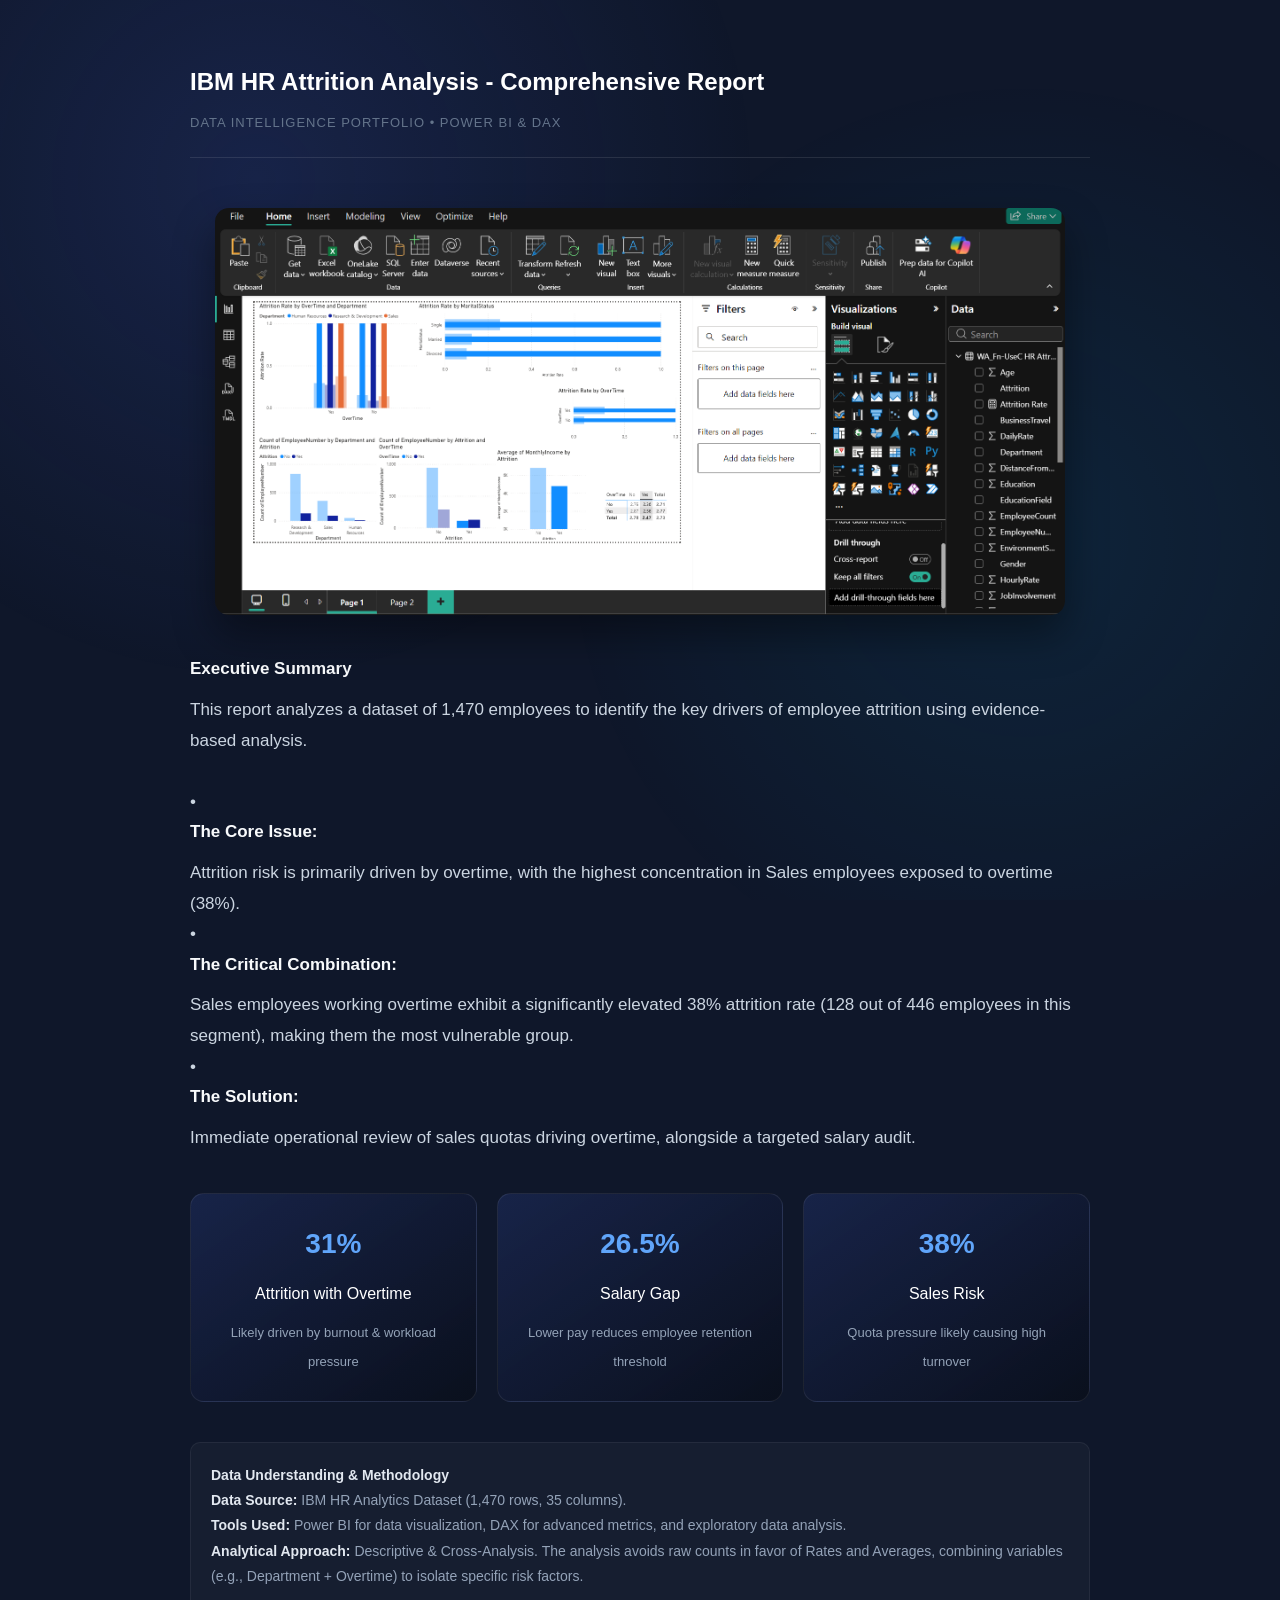
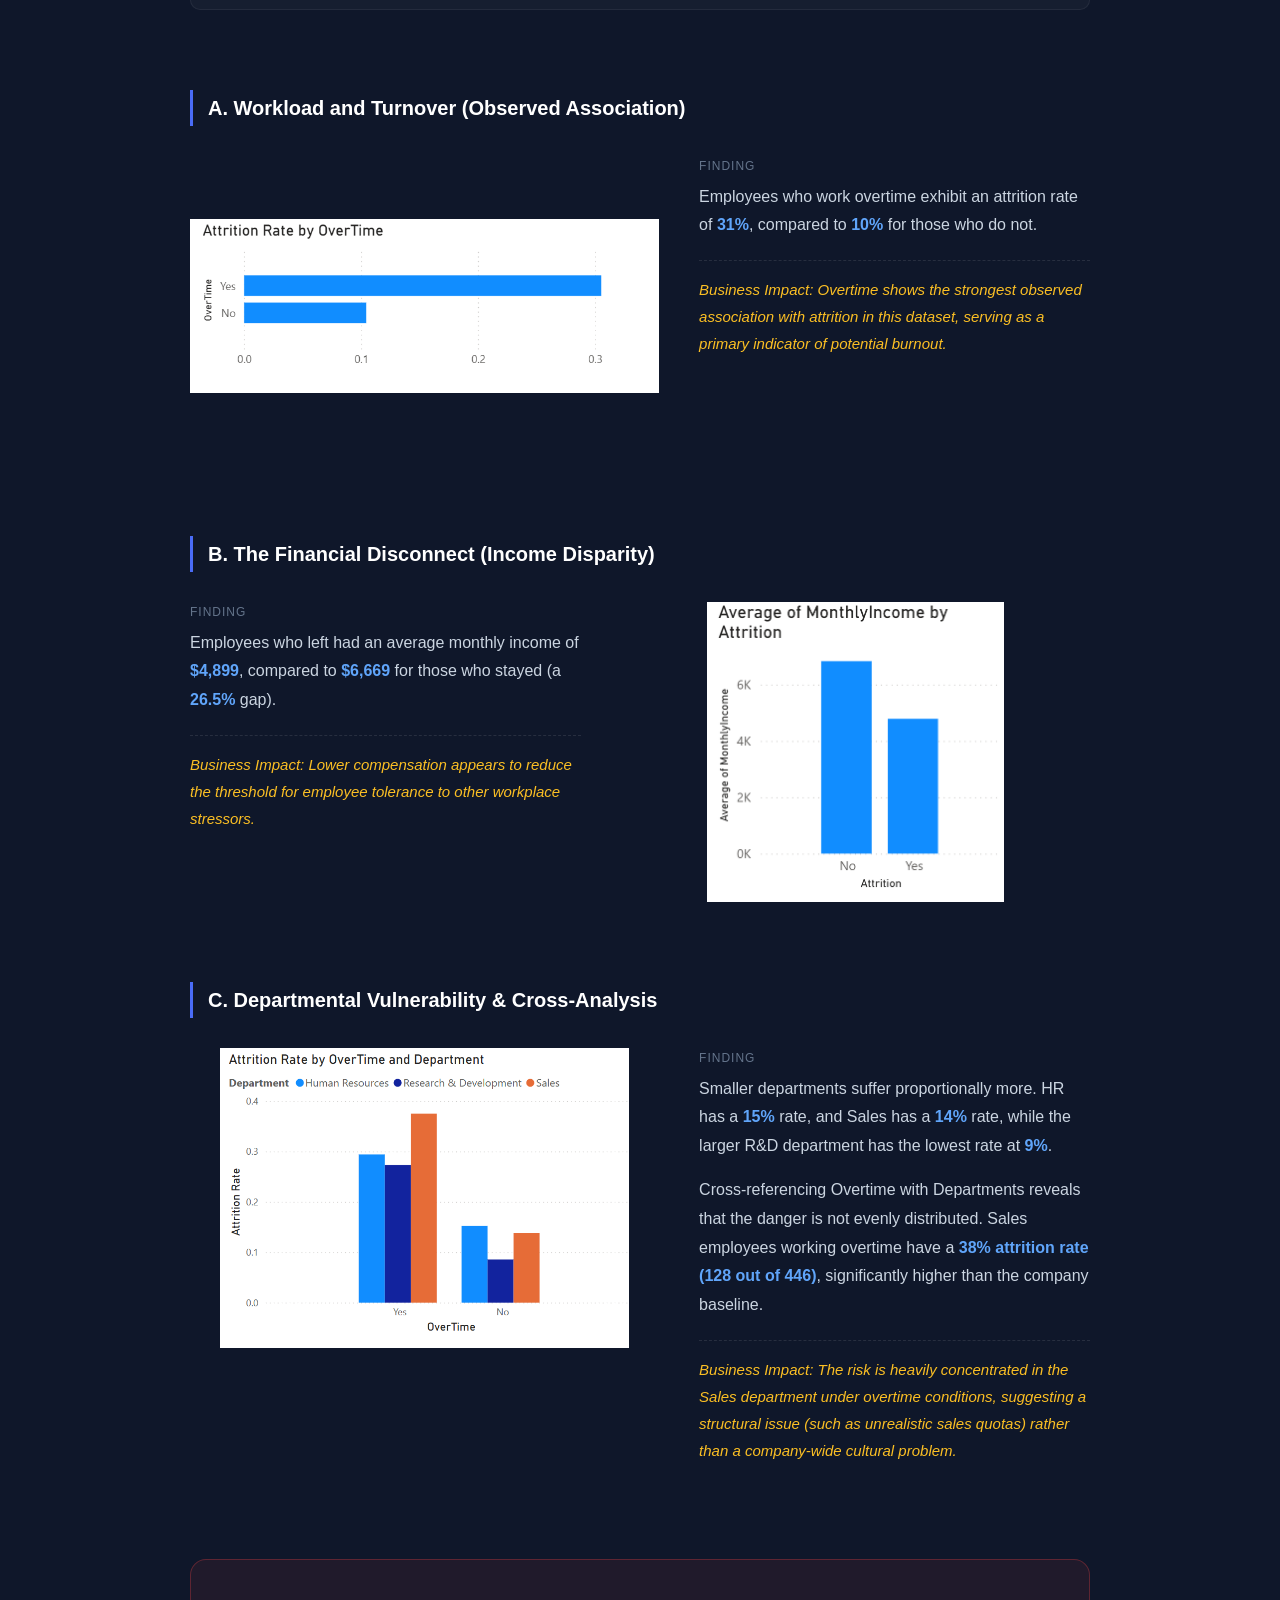
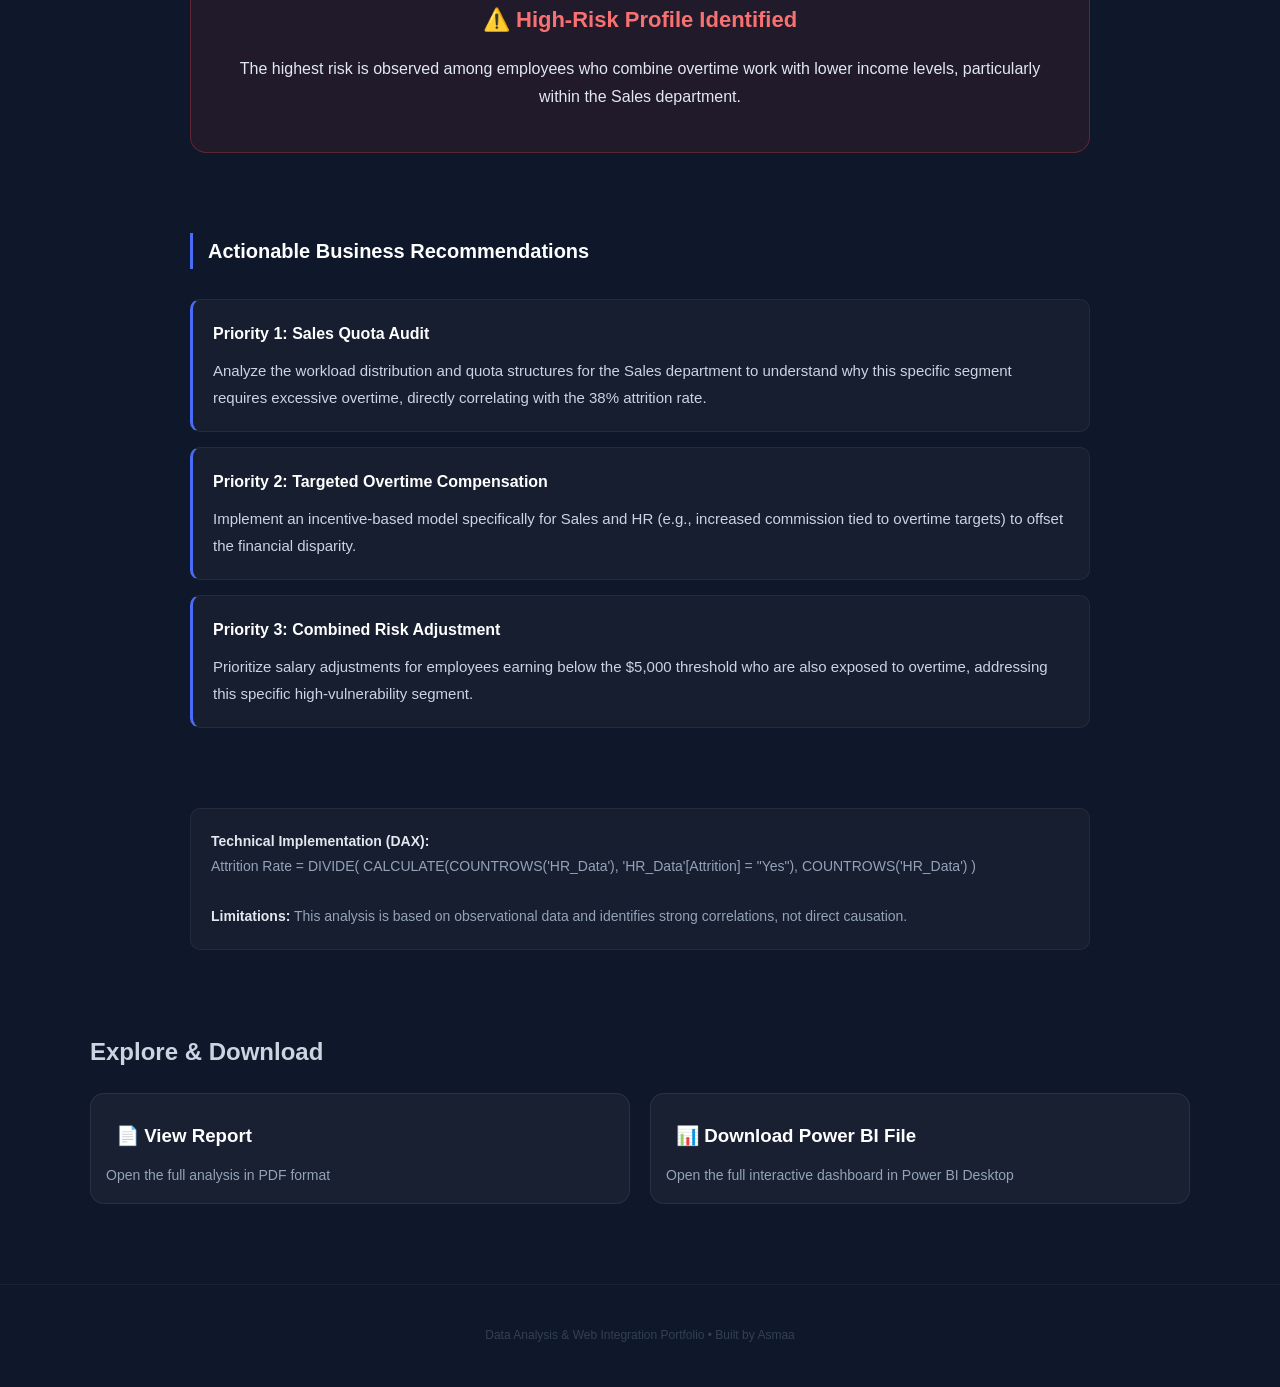
<file: index.html>
<!doctype html>
<html lang="en">
  <head>
    <meta name="viewport" content="width=device-width, initial-scale=1.0" />
    <meta charset="UTF-8" />
    <title>HR Dashboard | Business Student + Frontend</title>
    <link rel="stylesheet" href="styles.css" />
  </head>

  <body>
    <div class="container">
      <!-- 1. TITLE -->
      <div class="report-header">
        <h1>IBM HR Attrition Analysis - Comprehensive Report</h1>
        <span>Data Intelligence Portfolio • Power BI & DAX</span>
      </div>
      <!-- HERO DASHBOARD -->
      <div class="hero">
        <img src="5.png" alt="Power BI Dashboard" />
      </div>
      <!-- 2. EXECUTIVE SUMMARY -->

      <div class="summary">
        <strong>Executive Summary</strong>
        This report analyzes a dataset of 1,470 employees to identify the key
        drivers of employee attrition using evidence-based analysis.
        <br /><br />
        • <strong>The Core Issue:</strong> Attrition risk is primarily driven by
        overtime, with the highest concentration in Sales employees exposed to
        overtime (38%).<br />
        • <strong>The Critical Combination:</strong> Sales employees working
        overtime exhibit a significantly elevated 38% attrition rate (128 out of
        446 employees in this segment), making them the most vulnerable
        group.<br />
        • <strong>The Solution:</strong> Immediate operational review of sales
        quotas driving overtime, alongside a targeted salary audit.
      </div>
      <!-- KEY INSIGHTS -->
      <div class="insights">
        <div class="card">
          <h3>31%</h3>
          <p>Attrition with Overtime</p>
          <span>Likely driven by burnout & workload pressure</span>
        </div>

        <div class="card">
          <h3>26.5%</h3>
          <p>Salary Gap</p>
          <span>Lower pay reduces employee retention threshold</span>
        </div>

        <div class="card">
          <h3>38%</h3>
          <p>Sales Risk</p>
          <span>Quota pressure likely causing high turnover</span>
        </div>
      </div>
      <!-- 3. METHODOLOGY -->
      <div class="method-box">
        <strong>Data Understanding & Methodology</strong><br />
        <strong>Data Source:</strong> IBM HR Analytics Dataset (1,470 rows, 35
        columns).<br />
        <strong>Tools Used:</strong> Power BI for data visualization, DAX for
        advanced metrics, and exploratory data analysis.<br />
        <strong>Analytical Approach:</strong> Descriptive & Cross-Analysis. The
        analysis avoids raw counts in favor of Rates and Averages, combining
        variables (e.g., Department + Overtime) to isolate specific risk
        factors.
      </div>

      <!-- 4. SECTION 1 -->
      <div class="section">
        <h2 class="section-title">
          A. Workload and Turnover (Observed Association)
        </h2>
        <div class="content-wrapper">
          <div class="image-side">
            <img src="1.png" alt="chart" />
          </div>

          <div class="text-side">
            <p class="label">Finding</p>
            <p>
              Employees who work overtime exhibit an attrition rate of
              <span class="highlight">31%</span>, compared to
              <span class="highlight">10%</span> for those who do not.
            </p>
            <p class="impact">
              Business Impact: Overtime shows the strongest observed association
              with attrition in this dataset, serving as a primary indicator of
              potential burnout.
            </p>
          </div>
        </div>
      </div>

      <!-- 5. SECTION 2 -->
      <div class="section">
        <h2 class="section-title">
          B. The Financial Disconnect (Income Disparity)
        </h2>
        <div class="content-wrapper reverse">
          <div class="image-side">
            <img src="2.png" alt="chart" />
          </div>
          <div class="text-side">
            <p class="label">Finding</p>
            <p>
              Employees who left had an average monthly income of
              <span class="highlight">$4,899</span>, compared to
              <span class="highlight">$6,669</span> for those who stayed (a
              <span class="highlight">26.5%</span> gap).
            </p>
            <p class="impact">
              Business Impact: Lower compensation appears to reduce the
              threshold for employee tolerance to other workplace stressors.
            </p>
          </div>
        </div>
      </div>

      <!-- 6. SECTION 3 -->
      <div class="section">
        <h2 class="section-title">
          C. Departmental Vulnerability & Cross-Analysis
        </h2>
        <div class="content-wrapper">
          <div class="image-side">
            <img src="3.png" alt="chart" />
          </div>
          <div class="text-side">
            <p class="label">Finding</p>
            <p>
              Smaller departments suffer proportionally more. HR has a
              <span class="highlight">15%</span> rate, and Sales has a
              <span class="highlight">14%</span> rate, while the larger R&D
              department has the lowest rate at
              <span class="highlight">9%</span>.
            </p>
            <p style="margin-top: 15px">
              Cross-referencing Overtime with Departments reveals that the
              danger is not evenly distributed. Sales employees working overtime
              have a
              <span class="highlight">38% attrition rate (128 out of 446)</span
              >, significantly higher than the company baseline.
            </p>
            <p class="impact">
              Business Impact: The risk is heavily concentrated in the Sales
              department under overtime conditions, suggesting a structural
              issue (such as unrealistic sales quotas) rather than a
              company-wide cultural problem.
            </p>
          </div>
        </div>
      </div>

      <!-- 7. RISK ALERT -->
      <div class="risk-alert">
        <h2>⚠️ High-Risk Profile Identified</h2>
        <p>
          The highest risk is observed among employees who combine overtime work
          with lower income levels, particularly within the Sales department.
        </p>
      </div>

      <!-- 8. RECOMMENDATIONS -->
      <div class="section">
        <h2 class="section-title">Actionable Business Recommendations</h2>
        <ul class="rec-list">
          <li>
            <h4>Priority 1: Sales Quota Audit</h4>
            <p>
              Analyze the workload distribution and quota structures for the
              Sales department to understand why this specific segment requires
              excessive overtime, directly correlating with the 38% attrition
              rate.
            </p>
          </li>
          <li>
            <h4>Priority 2: Targeted Overtime Compensation</h4>
            <p>
              Implement an incentive-based model specifically for Sales and HR
              (e.g., increased commission tied to overtime targets) to offset
              the financial disparity.
            </p>
          </li>
          <li>
            <h4>Priority 3: Combined Risk Adjustment</h4>
            <p>
              Prioritize salary adjustments for employees earning below the
              $5,000 threshold who are also exposed to overtime, addressing this
              specific high-vulnerability segment.
            </p>
          </li>
        </ul>
      </div>

      <!-- DAX Note (صغير جداً تحت) -->
      <div class="method-box" style="margin-bottom: 0">
        <strong>Technical Implementation (DAX):</strong> <br />
        Attrition Rate = DIVIDE( CALCULATE(COUNTROWS('HR_Data'),
        'HR_Data'[Attrition] = "Yes"), COUNTROWS('HR_Data') )
        <br /><br />
        <strong>Limitations:</strong> This analysis is based on observational
        data and identifies strong correlations, not direct causation.
      </div>
    </div>
    <!-- ===== DOWNLOAD SECTION ===== -->
    <div class="section">
      <h2 class="section-titlle">Explore & Download</h2>

      <div class="download-grid">
        <!-- VIEW REPORT -->
        <a href="IBM HR Attrition.pdf" target="_blank" class="download-card">
          <h3>📄 View Report</h3>
          <p>Open the full analysis in PDF format</p>
        </a>
        <!-- DOWNLOAD DATA -->
        <a href="IBM.pbix" download class="download-card">
          <h3>📊 Download Power BI File</h3>
          <p>Open the full interactive dashboard in Power BI Desktop</p>
        </a>
      </div>
    </div>
    <footer>Data Analysis & Web Integration Portfolio • Built by Asmaa</footer>
  </body>
</html>
</file>
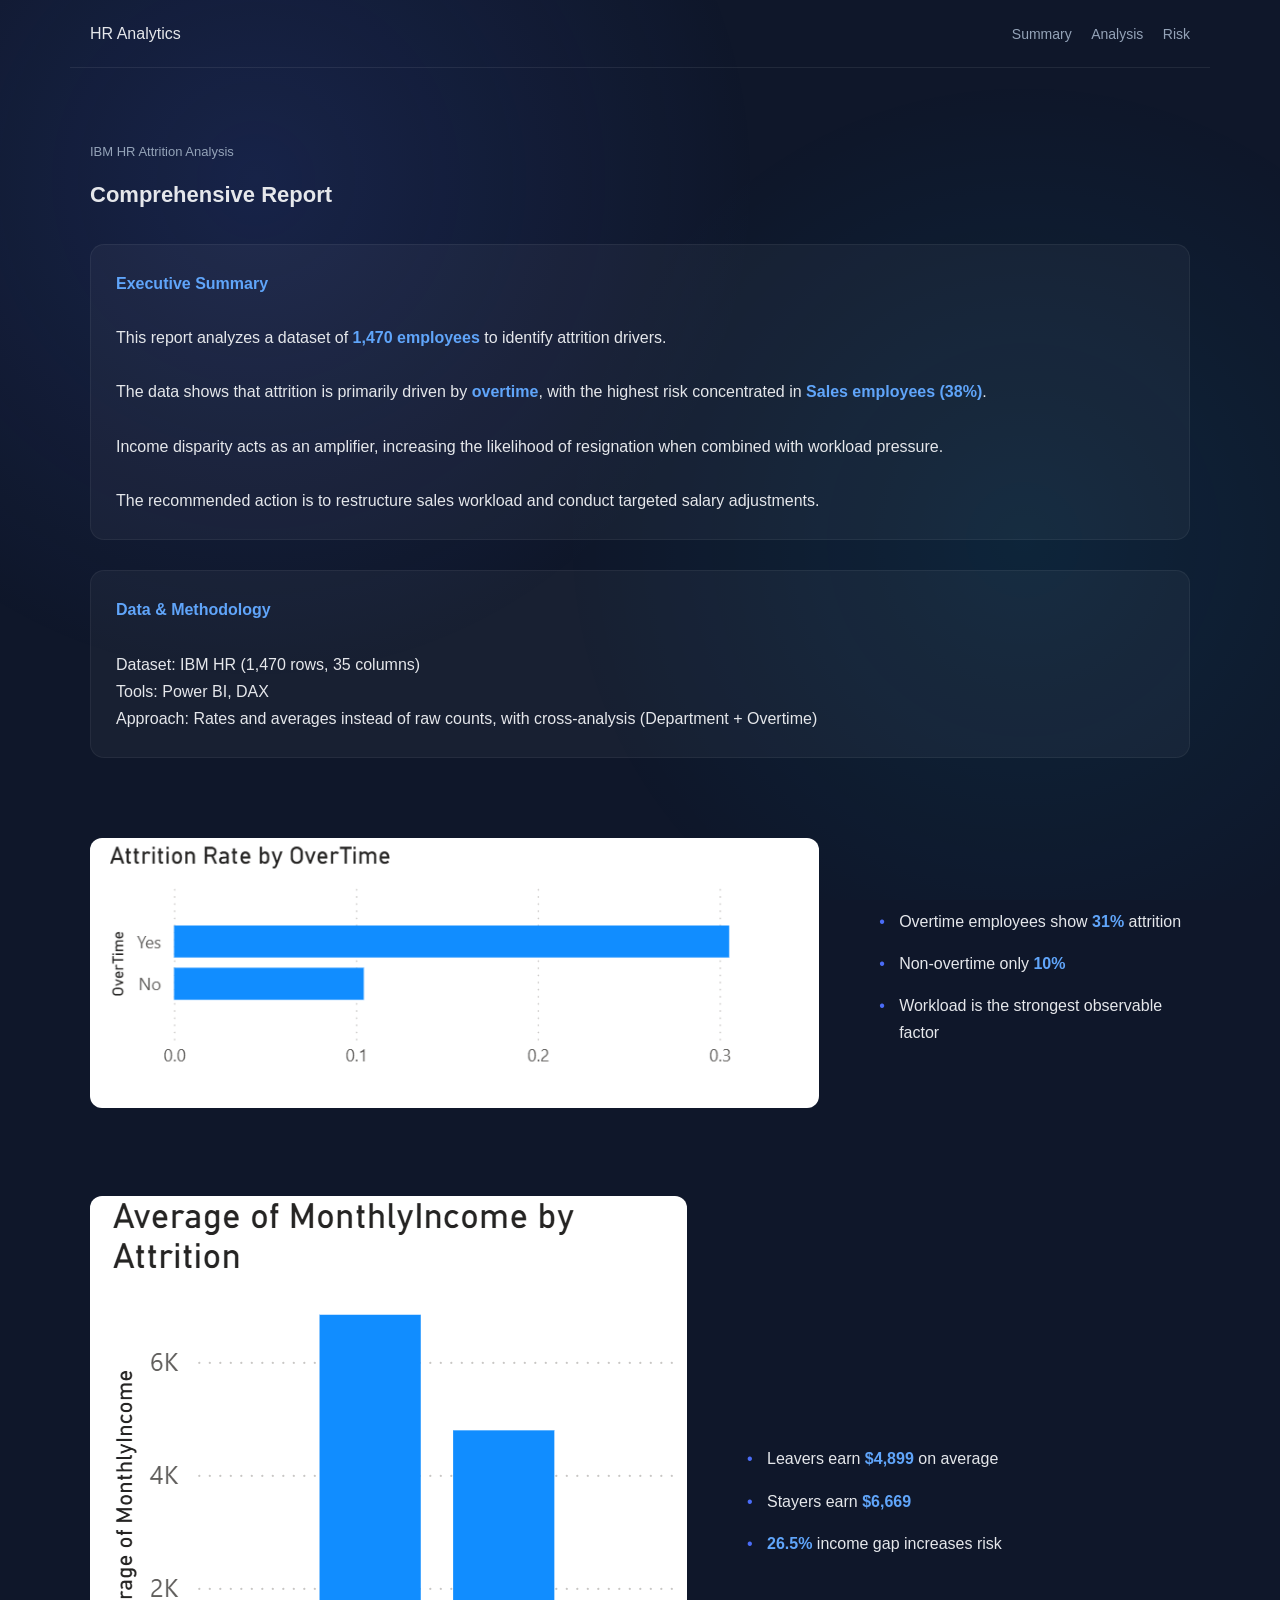
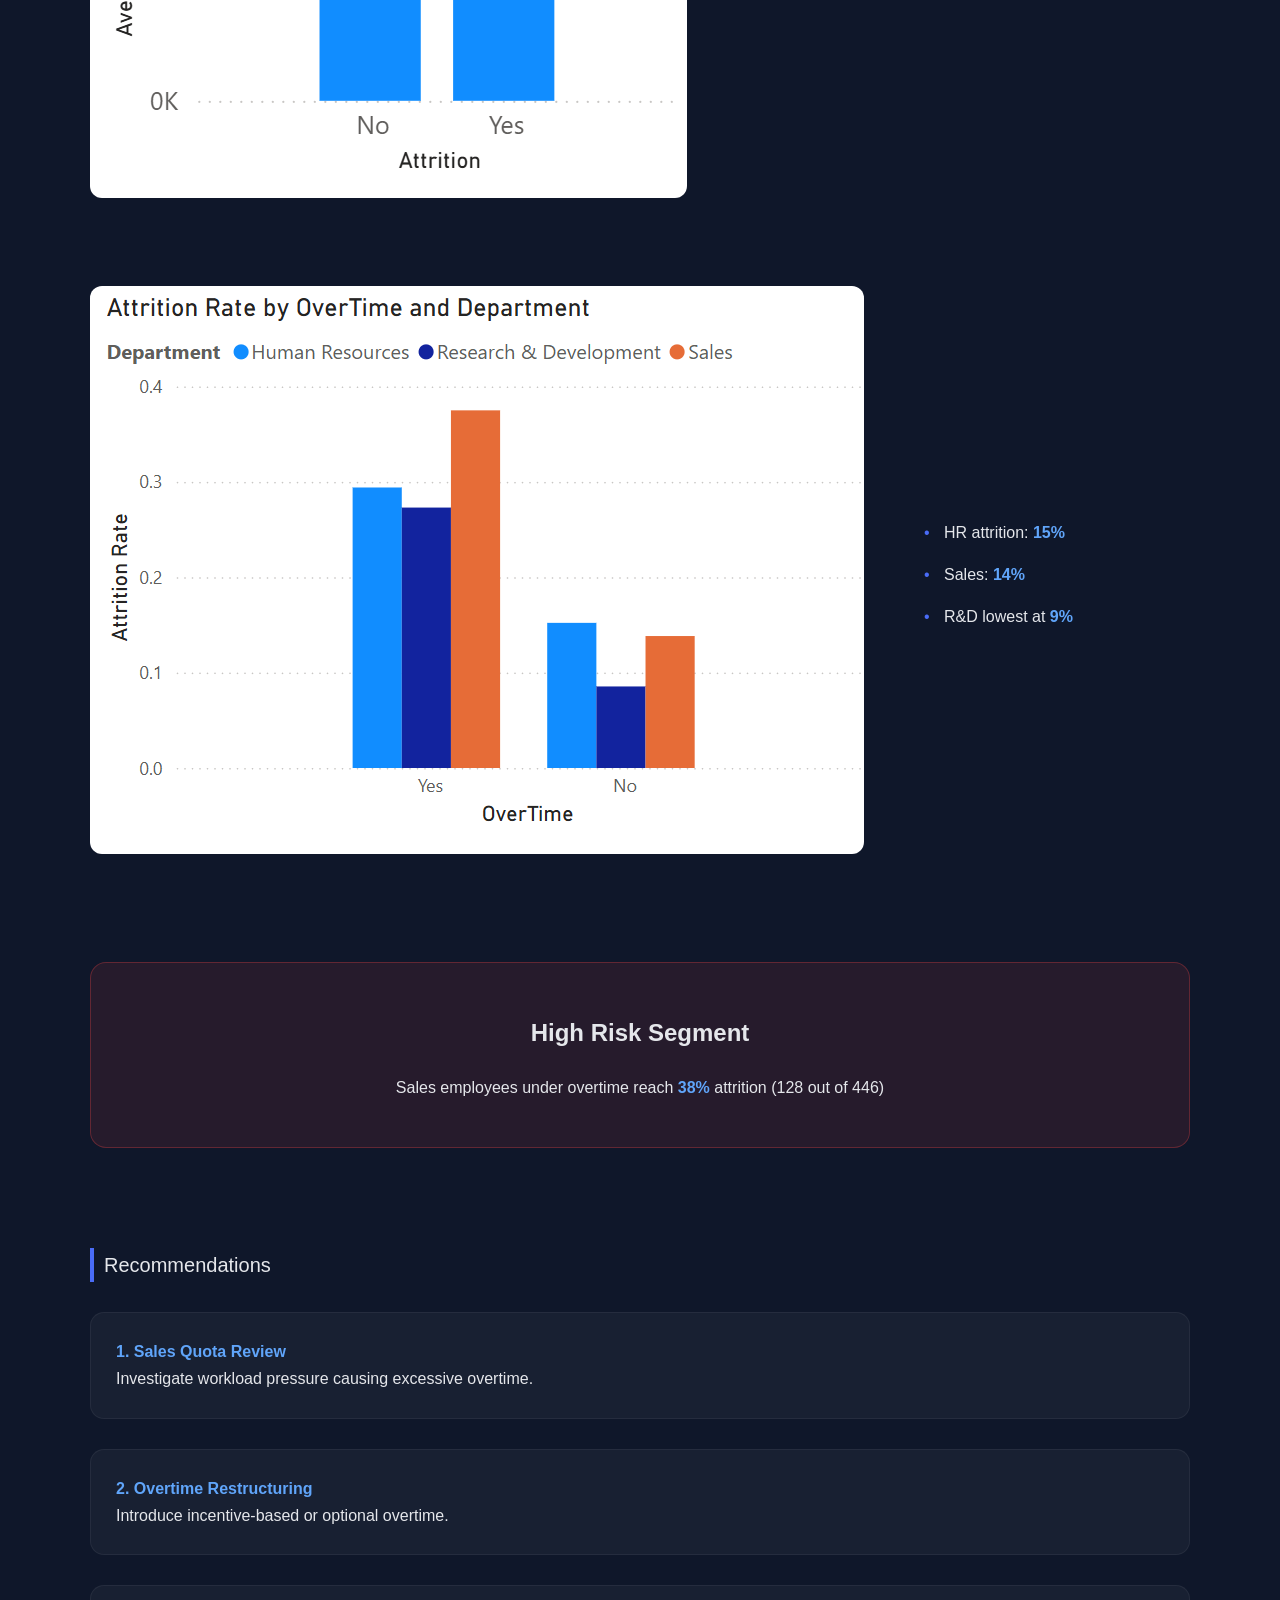
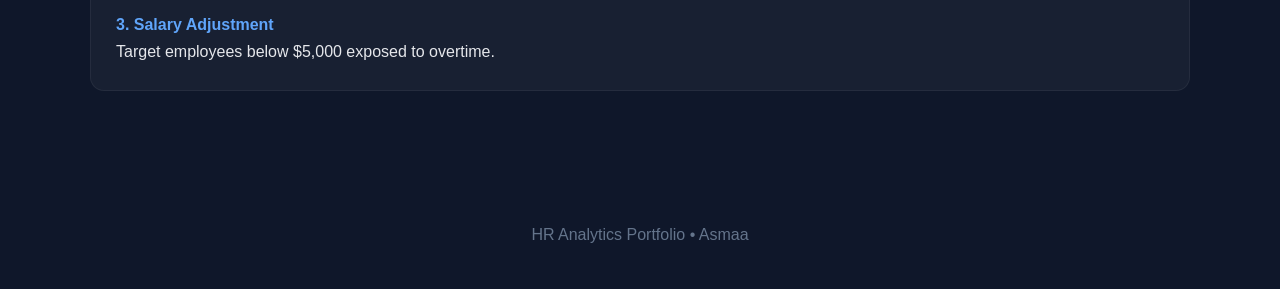
<file: 2.html>
<!doctype html>
<html lang="en">
  <head>
    <meta charset="UTF-8" />
    <meta name="viewport" content="width=device-width, initial-scale=1.0" />

    <title>IBM HR Attrition Report</title>

    <style>
      /* ===== GLOBAL ===== */
      body {
        margin: 0;
        font-family: "Inter", Arial, sans-serif;
        background: #0f172a;
        color: #e5e7eb;
        line-height: 1.7;
      }

      /* ===== BACKGROUND ===== */
      body::before {
        content: "";
        position: fixed;
        width: 100%;
        height: 100%;
        background:
          radial-gradient(
            circle at 20% 20%,
            rgba(74, 108, 247, 0.15),
            transparent 40%
          ),
          radial-gradient(
            circle at 80% 60%,
            rgba(0, 200, 255, 0.08),
            transparent 40%
          );
        z-index: -1;
      }

      /* ===== NAV ===== */
      .nav {
        max-width: 1100px;
        margin: auto;
        padding: 20px;
        display: flex;
        justify-content: space-between;
        border-bottom: 1px solid rgba(255, 255, 255, 0.08);
      }

      .nav a {
        color: #94a3b8;
        margin-left: 15px;
        text-decoration: none;
        font-size: 14px;
      }

      /* ===== CONTAINER ===== */
      .container {
        max-width: 1100px;
        margin: auto;
        padding: 60px 20px;
      }

      /* ===== TITLE ===== */
      .title-small {
        font-size: 13px;
        color: #94a3b8;
      }

      h1 {
        font-size: 22px;
        margin-top: 5px;
      }

      /* ===== BOX ===== */
      .box {
        background: rgba(255, 255, 255, 0.04);
        border-radius: 14px;
        padding: 25px;
        margin: 30px 0;
        border: 1px solid rgba(255, 255, 255, 0.06);
      }

      /* ===== SECTION TITLE ===== */
      .section-title {
        margin: 100px 0 20px;
        font-size: 20px;
        border-left: 4px solid #4a6cf7;
        padding-left: 10px;
      }

      /* ===== ANALYSIS SECTION ===== */
      .analysis-section {
        display: flex;
        gap: 60px;
        align-items: center;
        margin: 80px 0;
      }

      .image-side img {
        width: 100%;
        border-radius: 12px;
      }

      .text-side ul {
        list-style: none;
        padding: 0;
      }

      .text-side li {
        margin-bottom: 15px;
        padding-left: 20px;
        position: relative;
      }

      .text-side li::before {
        content: "•";
        position: absolute;
        left: 0;
        color: #4a6cf7;
      }

      strong {
        color: #60a5fa;
      }

      /* ===== RISK ===== */
      .risk {
        background: rgba(239, 68, 68, 0.1);
        border: 1px solid rgba(239, 68, 68, 0.3);
        padding: 30px;
        border-radius: 16px;
        text-align: center;
        margin: 100px 0;
      }

      /* ===== FOOTER ===== */
      footer {
        text-align: center;
        padding: 40px;
        color: #64748b;
      }

      /* ===== ANIMATION ===== */
      .fade {
        opacity: 0;
        transform: translateY(20px);
        transition: 0.6s;
      }

      .fade.show {
        opacity: 1;
        transform: translateY(0);
      }

      /* ===== MOBILE ===== */
      @media (max-width: 768px) {
        .analysis-section {
          flex-direction: column;
        }
      }
    </style>
  </head>

  <body>
    <!-- NAV -->
    <div class="nav">
      <div>HR Analytics</div>
      <div>
        <a href="#summary">Summary</a>
        <a href="#analysis">Analysis</a>
        <a href="#risk">Risk</a>
      </div>
    </div>

    <div class="container">
      <!-- TITLE -->
      <p class="title-small">IBM HR Attrition Analysis</p>
      <h1>Comprehensive Report</h1>

      <!-- EXECUTIVE SUMMARY -->
      <div id="summary" class="box fade">
        <strong>Executive Summary</strong><br /><br />

        This report analyzes a dataset of <strong>1,470 employees</strong> to
        identify attrition drivers.

        <br /><br />

        The data shows that attrition is primarily driven by
        <strong>overtime</strong>, with the highest risk concentrated in
        <strong>Sales employees (38%)</strong>.

        <br /><br />

        Income disparity acts as an amplifier, increasing the likelihood of
        resignation when combined with workload pressure.

        <br /><br />

        The recommended action is to restructure sales workload and conduct
        targeted salary adjustments.
      </div>

      <!-- METHODOLOGY -->
      <div class="box fade">
        <strong>Data & Methodology</strong><br /><br />

        Dataset: IBM HR (1,470 rows, 35 columns)<br />
        Tools: Power BI, DAX<br />
        Approach: Rates and averages instead of raw counts, with cross-analysis
        (Department + Overtime)
      </div>

      <!-- ANALYSIS 1 -->
      <div id="analysis" class="analysis-section fade">
        <div class="image-side">
          <img src="1.png" />
        </div>

        <div class="text-side">
          <ul>
            <li>Overtime employees show <strong>31%</strong> attrition</li>
            <li>Non-overtime only <strong>10%</strong></li>
            <li>Workload is the strongest observable factor</li>
          </ul>
        </div>
      </div>

      <!-- ANALYSIS 2 -->
      <div class="analysis-section fade">
        <div class="image-side">
          <img src="2.png" />
        </div>

        <div class="text-side">
          <ul>
            <li>Leavers earn <strong>$4,899</strong> on average</li>
            <li>Stayers earn <strong>$6,669</strong></li>
            <li><strong>26.5%</strong> income gap increases risk</li>
          </ul>
        </div>
      </div>

      <!-- ANALYSIS 3 -->
      <div class="analysis-section fade">
        <div class="image-side">
          <img src="3.png" />
        </div>

        <div class="text-side">
          <ul>
            <li>HR attrition: <strong>15%</strong></li>
            <li>Sales: <strong>14%</strong></li>
            <li>R&D lowest at <strong>9%</strong></li>
          </ul>
        </div>
      </div>

      <!-- RISK -->
      <div id="risk" class="risk fade">
        <h2>High Risk Segment</h2>
        <p>
          Sales employees under overtime reach <strong>38%</strong> attrition
          (128 out of 446)
        </p>
      </div>

      <!-- RECOMMENDATIONS -->
      <div class="section-title">Recommendations</div>

      <div class="box fade">
        <strong>1. Sales Quota Review</strong><br />
        Investigate workload pressure causing excessive overtime.
      </div>

      <div class="box fade">
        <strong>2. Overtime Restructuring</strong><br />
        Introduce incentive-based or optional overtime.
      </div>

      <div class="box fade">
        <strong>3. Salary Adjustment</strong><br />
        Target employees below $5,000 exposed to overtime.
      </div>
    </div>

    <footer>HR Analytics Portfolio • Asmaa</footer>

    <script>
      /* SCROLL ANIMATION */
      const elements = document.querySelectorAll(".fade");

      window.addEventListener("scroll", () => {
        elements.forEach((el) => {
          const pos = el.getBoundingClientRect().top;
          if (pos < window.innerHeight - 50) {
            el.classList.add("show");
          }
        });
      });
    </script>
  </body>
</html>
</file>
<file: styles.css>
/* ===== GLOBAL ===== */
 body {
     margin: 0;
     font-family:
         "Inter",
         -apple-system,
         Arial,
         sans-serif;
     background: #0f172a;
     color: #cbd5e1;
     /* لون رمادي فاتح مريح للعين */
     line-height: 1.8;
 }

 /* ===== BACKGROUND ===== */
 body::before {
     content: "";
     position: fixed;
     width: 100%;
     height: 100%;
     background:
         radial-gradient(circle at 20% 20%,
             rgba(74, 108, 247, 0.15),
             transparent 40%),
         radial-gradient(circle at 80% 60%,
             rgba(0, 200, 255, 0.08),
             transparent 40%);
     z-index: -1;
 }



 .hero {
     margin: 30px auto;
     text-align: center;
 }

 .hero img {
     width: 100%;
     max-width: 850px;
     /* 👈 صغّرناها شوي */
     height: auto;
     border-radius: 14px;
     box-shadow: 0 20px 40px rgba(0, 0, 0, 0.4);
 }

 .hero img {
     opacity: 0;
     transform: translateY(40px);
     animation: fadeUp 1s ease forwards;
 }

 @keyframes fadeUp {
     to {
         opacity: 1;
         transform: translateY(0);
     }
 }

 /* ===== CONTAINER ===== */
 .container {
     max-width: 900px;
     margin: auto;
     padding: 60px 25px;
 }

 /* ===== 1. TITLE (صغير فوق) ===== */
 .report-header {
     border-bottom: 1px solid rgba(255, 255, 255, 0.1);
     padding-bottom: 20px;
     margin-bottom: 50px;
 }

 .report-header h1 {
     font-size: 24px;
     color: white;
     margin: 0 0 5px 0;
 }

 .report-header span {
     font-size: 13px;
     color: #64748b;
     text-transform: uppercase;
     letter-spacing: 1px;
 }

 /* ===== 2. EXECUTIVE SUMMARY ===== */
 .summary {
     font-size: 17px;
     margin-bottom: 40px;
 }

 .summary strong {
     color: #f8fafc;
     display: block;
     margin-bottom: 10px;
 }

 /* 
 .insights {
     display: grid;
     grid-template-columns: repeat(auto-fit, minmax(220px, 1fr));
     gap: 20px;
     margin: 40px 0;
 }

 .card {
     background: linear-gradient(145deg, rgba(74, 108, 247, 0.15), rgba(0, 0, 0, 0.3));
     border: 1px solid rgba(255, 255, 255, 0.08);
     border-radius: 14px;
     padding: 25px;
     text-align: center;
     transition: 0.3s;
 }

 .card:hover {
     transform: translateY(-8px) scale(1.02);
     box-shadow: 0 15px 30px rgba(0, 0, 0, 0.4);
 }

 .card h3 {
     font-size: 32px;
     margin: 0;
     color: #60a5fa;
 } */
 .insights {
     display: flex;
     gap: 20px;
     margin: 40px 0;
     flex-wrap: wrap;
 }

 .card {
     flex: 1;
     min-width: 200px;
     opacity: 0;
     transform: translateY(30px);
     animation: fadeUp 0.8s ease forwards;
     background: linear-gradient(145deg, rgba(74, 108, 247, 0.15), rgba(0, 0, 0, 0.3));
     border: 1px solid rgba(255, 255, 255, 0.08);
     border-radius: 14px;
     padding: 25px;
     text-align: center;
     transition: 0.3s;
 }

 .card:hover {
     transform: translateY(-8px) scale(1.02);
     transition: 0.3s;
     border-color: #4a6cf7;
 }

 .card:nth-child(2) {
     animation-delay: 0.2s;
 }

 .card:nth-child(3) {
     animation-delay: 0.4s;
 }

 .card h3 {
     font-size: 28px;
     color: #60a5fa;
     margin: 0 0 10px 0;
 }

 .card span {
     font-size: 13px;
     color: #94a3b8;
 }

 .card p {
     margin: 10px 0;
     color: white;
     font-weight: 500;
 }

 .card span {
     font-size: 13px;
     color: #94a3b8;
 }

 /* ===== 3. METHODOLOGY BOX ===== */
 .method-box {
     background: rgba(255, 255, 255, 0.03);
     border: 1px solid rgba(255, 255, 255, 0.06);
     border-radius: 10px;
     padding: 20px;
     margin-bottom: 80px;
     font-size: 14px;
     color: #94a3b8;
 }

 .method-box strong {
     color: #e2e8f0;
 }

 /* ===== 4. SECTIONS (صورة + تحليل) ===== */
 .section {
     margin-bottom: 80px;
 }

 .section-title {
     font-size: 20px;
     color: white;
     margin: 0 0 30px 0;
     border-left: 3px solid #4a6cf7;
     padding-left: 15px;
 }

 .content-wrapper {
     display: flex;
     gap: 40px;
     align-items: flex-start;
 }

 /* عشان الصور تتبدل مكانها (يمين ويسار) */
 .content-wrapper.reverse {
     flex-direction: row-reverse;
 }

 .image-side {
     flex: 1.2;
     min-width: 0;
 }

 /* الصورة */
 .image-side img {
     width: 100%;
     height: 300px;
     object-fit: contain;
     /* 👈 هذا هو الحل */

     border-radius: 12px;

     display: block;
 }

 .text-side {
     flex: 1;
     min-width: 0;
 }

 .text-side p {
     margin: 0 0 15px 0;
 }

 .text-side .label {
     color: #64748b;
     font-size: 12px;
     text-transform: uppercase;
     letter-spacing: 1px;
     margin-bottom: 5px;
 }

 .text-side .impact {
     margin-top: 20px;
     padding-top: 15px;
     border-top: 1px dashed rgba(255, 255, 255, 0.1);
     color: #fbbf24;
     /* أصفر هادي للـ Impact */
     font-style: italic;
     font-size: 15px;
 }

 .highlight {
     color: #60a5fa;
     font-weight: 600;
 }

 /* ===== 7. RISK ALERT ===== */
 .risk-alert {
     background: rgba(239, 68, 68, 0.08);
     border: 1px solid rgba(239, 68, 68, 0.3);
     border-radius: 16px;
     padding: 40px;
     text-align: center;
     margin-bottom: 80px;
 }

 .risk-alert h2 {
     color: #f87171;
     margin: 0 0 15px 0;
     font-size: 22px;
 }

 .risk-alert p {
     margin: 0;
     font-size: 16px;
     color: #e2e8f0;
 }

 /* ===== 8. RECOMMENDATIONS ===== */
 .rec-list {
     list-style: none;
     padding: 0;
     margin: 0;
 }

 .rec-list li {
     background: rgba(255, 255, 255, 0.03);
     border: 1px solid rgba(255, 255, 255, 0.06);
     border-radius: 10px;
     padding: 20px;
     margin-bottom: 15px;
     border-left: 3px solid #4a6cf7;
 }

 .rec-list h4 {
     margin: 0 0 8px 0;
     color: white;
     font-size: 16px;
 }

 .rec-list p {
     margin: 0;
     font-size: 15px;
 }

 /* ===== DOWNLOAD GRID ===== */


 .download-grid {
     display: grid;
     grid-template-columns: repeat(auto-fit, minmax(250px, 1fr));
     gap: 20px;
     margin-top: 30px;
     margin: 20px 90px;
 }

 .section-titlle {
     margin-left: 90px;
 }

 /* ===== DOWNLOAD CARD ===== */
 .download-card {
     display: block;
     text-decoration: none;
     background: rgba(255, 255, 255, 0.04);
     border: 1px solid rgba(255, 255, 255, 0.08);
     border-radius: 14px;
     padding: 15px;
     transition: 0.3s;
     color: #e5e7eb;
 }

 /* hover effect */
 .download-card:hover {
     transform: translateY(-6px);
     border-color: #4a6cf7;
     background: rgba(74, 108, 247, 0.08);
 }

 /* title */
 .download-card h3 {
     margin: 10px;
     color: white;
 }

 /* description */
 .download-card p {
     margin: 0;
     font-size: 14px;
     color: #94a3b8;
 }

 /* ===== FOOTER ===== */
 footer {
     text-align: center;
     padding: 40px 0;
     color: #334155;
     font-size: 12px;
     border-top: 1px solid rgba(255, 255, 255, 0.05);
     margin-top: 40px;
 }

 @media (max-width: 768px) {

     .container {
         padding: 20px 12px;
     }

     .report-header h1 {
         font-size: 18px;
         line-height: 1.3;
     }

     .report-header span {
         font-size: 11px;
     }

     .summary {
         font-size: 14px;
     }

     .section-title {
         font-size: 16px;
         padding-left: 10px;
     }

     .content-wrapper,
     .content-wrapper.reverse {
         flex-direction: column;
         gap: 15px;
     }

     .image-side img {
         height: auto;
         max-height: 200px;
     }

     .text-side p {
         font-size: 13px;
         line-height: 1.5;
     }

     .method-box {
         padding: 15px;
         font-size: 13px;
     }

     .risk-alert {
         padding: 20px 12px;
     }

     .rec-list li {
         padding: 15px;
     }
  .download-grid {
    display: flex;              /* 👈 بدل grid */
    flex-direction: column;     /* 👈 تحت بعض */
    align-items: center;        /* 👈 بالنص */
    gap: 15px;
    margin: 20px 0;
  }

  .download-card {
    width: 90%;                 /* 👈 ما يكون full عشان يبين مرتب */
    max-width: 320px;
    text-align: center;
  }

  .section-titlle {
    text-align: center;         /* 👈 العنوان بالنص */
    margin-left: 0;
  }
 }
</file>
